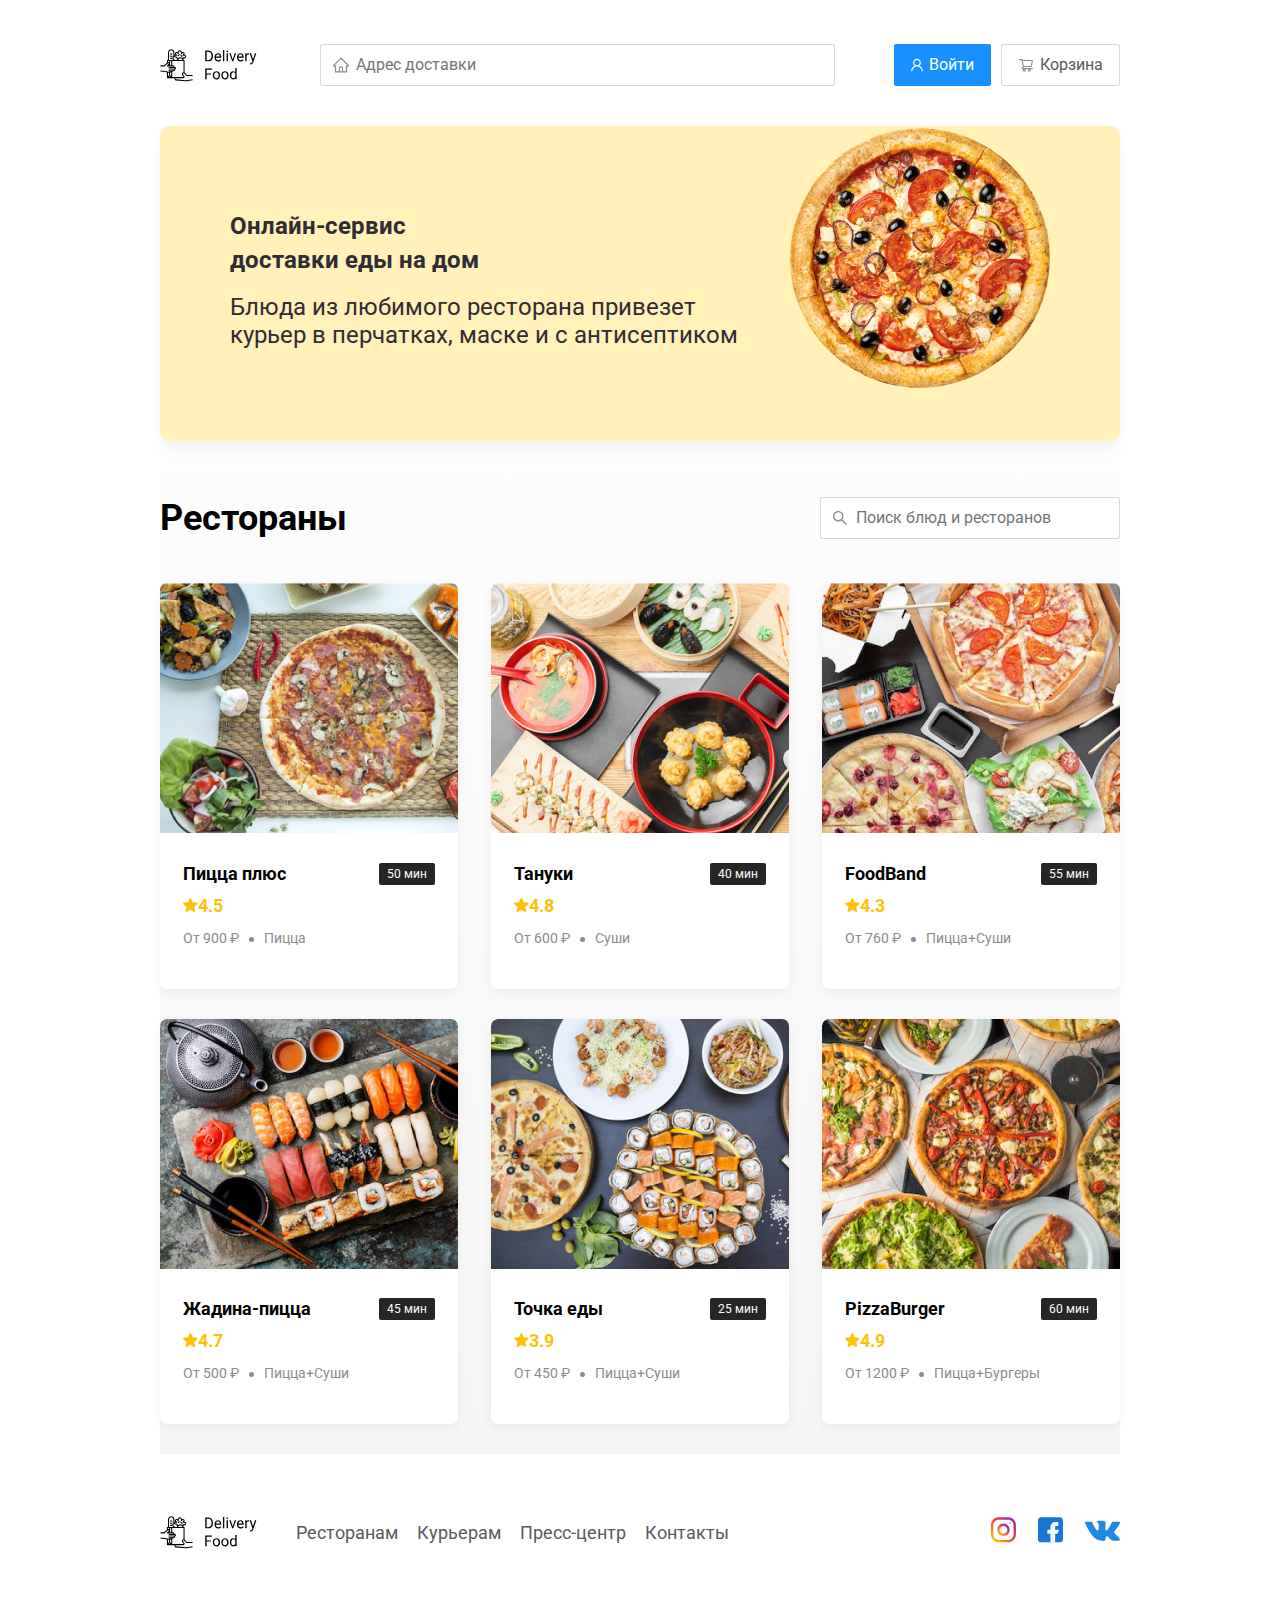
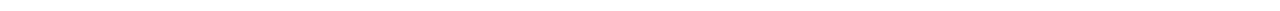
<file: index.html>
<!DOCTYPE html>
<html lang="ru">
  <head>
    <meta charset="UTF-8" />
    <meta name="viewport" content="width=device-width, initial-scale=1.0" />
    <title>Delivery Food - доставка еды на дом</title>
    <link
      href="https://fonts.googleapis.com/css?family=Roboto:400,700&display=swap&subset=cyrillic"
      rel="stylesheet"
    />
    <link rel="stylesheet" href="css/normalize.css" />
    <link rel="stylesheet" href="css/style.css" />
  </head>
  <body>
    <div class="container">
      <header class="header">
        <img src="icon/logo.svg" alt="logo" class="logo" />
        <input
          type="text"
          class="input input-address"
          placeholder="Адрес доставки"
        />
        <div class="buttons">
          <button class="button button-primary">
            <img src="icon/user.svg" alt="user" class="button-icon" />
            <span class="button-text">Войти</span>
          </button>
          <button class="button">
            <img
              src="icon/shopping-cart.svg"
              alt="shopping-cart"
              class="button-icon"
            />
            <span class="button-text">Корзина</span>
          </button>
        </div>
      </header>
      <!-- /.container -->
      <main class="main">
        <div class="container">
          <section class="promo">
        <h1 class="promo-title">Онлайн-сервис <br />доставки еды на дом</h1>
        <p class="promo-text">
          Блюда из любимого ресторана привезет курьер в перчатках, маске и с
          антисептиком
        </p>
      </section>
      <section class="restaurants">
        <div class="section-heading">
          <h2 class="section-title">Рестораны</h2>
          <input
            type="text"
            class="input input-search"
            placeholder="Поиск блюд и ресторанов"
          />
        </div>
        <div class="cards">
          <a href="restaurant.html" class="card">
            <img src="/icon/image.jpg" alt="image" class="card-image" />
            <div class="card-text">
              <div class="card-heading">
                <h3 class="card-title">Пицца плюс</h3>
                <span class="card-tag tag">50 мин</span>
              </div>
              <!-- /.card-heading -->
              <div class="card-info">
                <div class="rating"><img src="/icon/rating.svg" alt="rating" class="rating-star">4.5</div>
                <div class="price">От 900 ₽</div>
                <div class="category">Пицца</div>
              </div>
              <!-- /.card-info -->
            </div>
            <!-- /.card-text -->
          </a>
          <!-- /.card -->
          <div class="card">
            <img src="/icon/image1.jpg" alt="image" class="card-image" />
            <div class="card-text">
              <div class="card-heading">
                <h3 class="card-title">Тануки</h3>
                <span class="card-tag tag">40 мин</span>
              </div>
              <!-- /.card-heading -->
              <div class="card-info">
                <div class="rating"><img src="/icon/rating.svg" alt="rating" class="rating-star">4.8</div>
                <div class="price">От 600 ₽</div>
                <div class="category">Суши</div>
              </div>
              <!-- /.card-info -->
            </div>
            <!-- /.card-text -->
          </div>
          <!-- /.card -->
          <div class="card">
            <img src="/icon/image2.jpg" alt="image" class="card-image" />
            <div class="card-text">
              <div class="card-heading">
                <h3 class="card-title">FoodBand</h3>
                <span class="card-tag tag">55 мин</span>
              </div>
              <!-- /.card-heading -->
              <div class="card-info">
                <div class="rating"><img src="/icon/rating.svg" alt="rating" class="rating-star">4.3</div>
                <div class="price">От 760 ₽</div>
                <div class="category">Пицца+Суши</div>
              </div>
              <!-- /.card-info -->
            </div>
            <!-- /.card-text -->
          </div>
          <!-- /.card -->
          <div class="card">
            <img src="/icon/image3.jpg" alt="image" class="card-image" />
            <div class="card-text">
              <div class="card-heading">
                <h3 class="card-title">Жадина-пицца</h3>
                <span class="card-tag tag">45 мин</span>
              </div>
              <!-- /.card-heading -->
              <div class="card-info">
                <div class="rating"><img src="/icon/rating.svg" alt="rating" class="rating-star">4.7</div>
                <div class="price">От 500 ₽</div>
                <div class="category">Пицца+Суши</div>
              </div>
              <!-- /.card-info -->
            </div>
            <!-- /.card-text -->
          </div>
          <!-- /.card -->
          <div class="card">
            <img src="/icon/image4.jpg" alt="image" class="card-image" />
            <div class="card-text">
              <div class="card-heading">
                <h3 class="card-title">Точка еды</h3>
                <span class="card-tag tag">25 мин</span>
              </div>
              <!-- /.card-heading -->
              <div class="card-info">
                <div class="rating"><img src="/icon/rating.svg" alt="rating" class="rating-star">3.9</div>
                <div class="price">От 450 ₽</div>
                <div class="category">Пицца+Суши</div>
              </div>
              <!-- /.card-info -->
            </div>
            <!-- /.card-text -->
          </div>
          <!-- /.card -->
          <div class="card">
            <img src="/icon/image5.jpg" alt="image" class="card-image" />
            <div class="card-text">
              <div class="card-heading">
                <h3 class="card-title">PizzaBurger</h3>
                <span class="card-tag tag">60 мин</span>
              </div>
              <!-- /.card-heading -->
              <div class="card-info">
                <div class="rating"><img src="/icon/rating.svg" alt="rating" class="rating-star">4.9</div>
                <div class="price">От 1200 ₽</div>
                <div class="category">Пицца+Бургеры</div>
              </div>
              <!-- /.card-info -->
            </div>
            <!-- /.card-text -->
          </div>
          <!-- /.card -->
        </div>
        <!-- /.cards -->
      </section>
    </div>
        </div>
      </main>
    <footer class="footer">
      <div class="container">
        <div class="footer-block">
          <img src="/icon/logo.svg" alt="logo" class="logo footer-logo">
          <nav class="footer-nav">
            <a href="#" class="footer-link">Ресторанам</a>
            <a href="#" class="footer-link">Курьерам</a>
            <a href="#" class="footer-link">Пресс-центр</a>
            <a href="#" class="footer-link">Контакты</a>
          </nav>
          <div class="social-links">
            <a href="#" class="social-link"><img src="/icon/instagram.svg" alt="instagram"></a>
            <a href="#" class="social-link"><img src="/icon/fb.svg" alt="facebook"></a>
            <a href="#" class="social-link"><img src="/icon/vk.svg" alt="vk"></a>
          </div>
        </div>
      </div>
    </footer>
  </body>
</html>
</file>
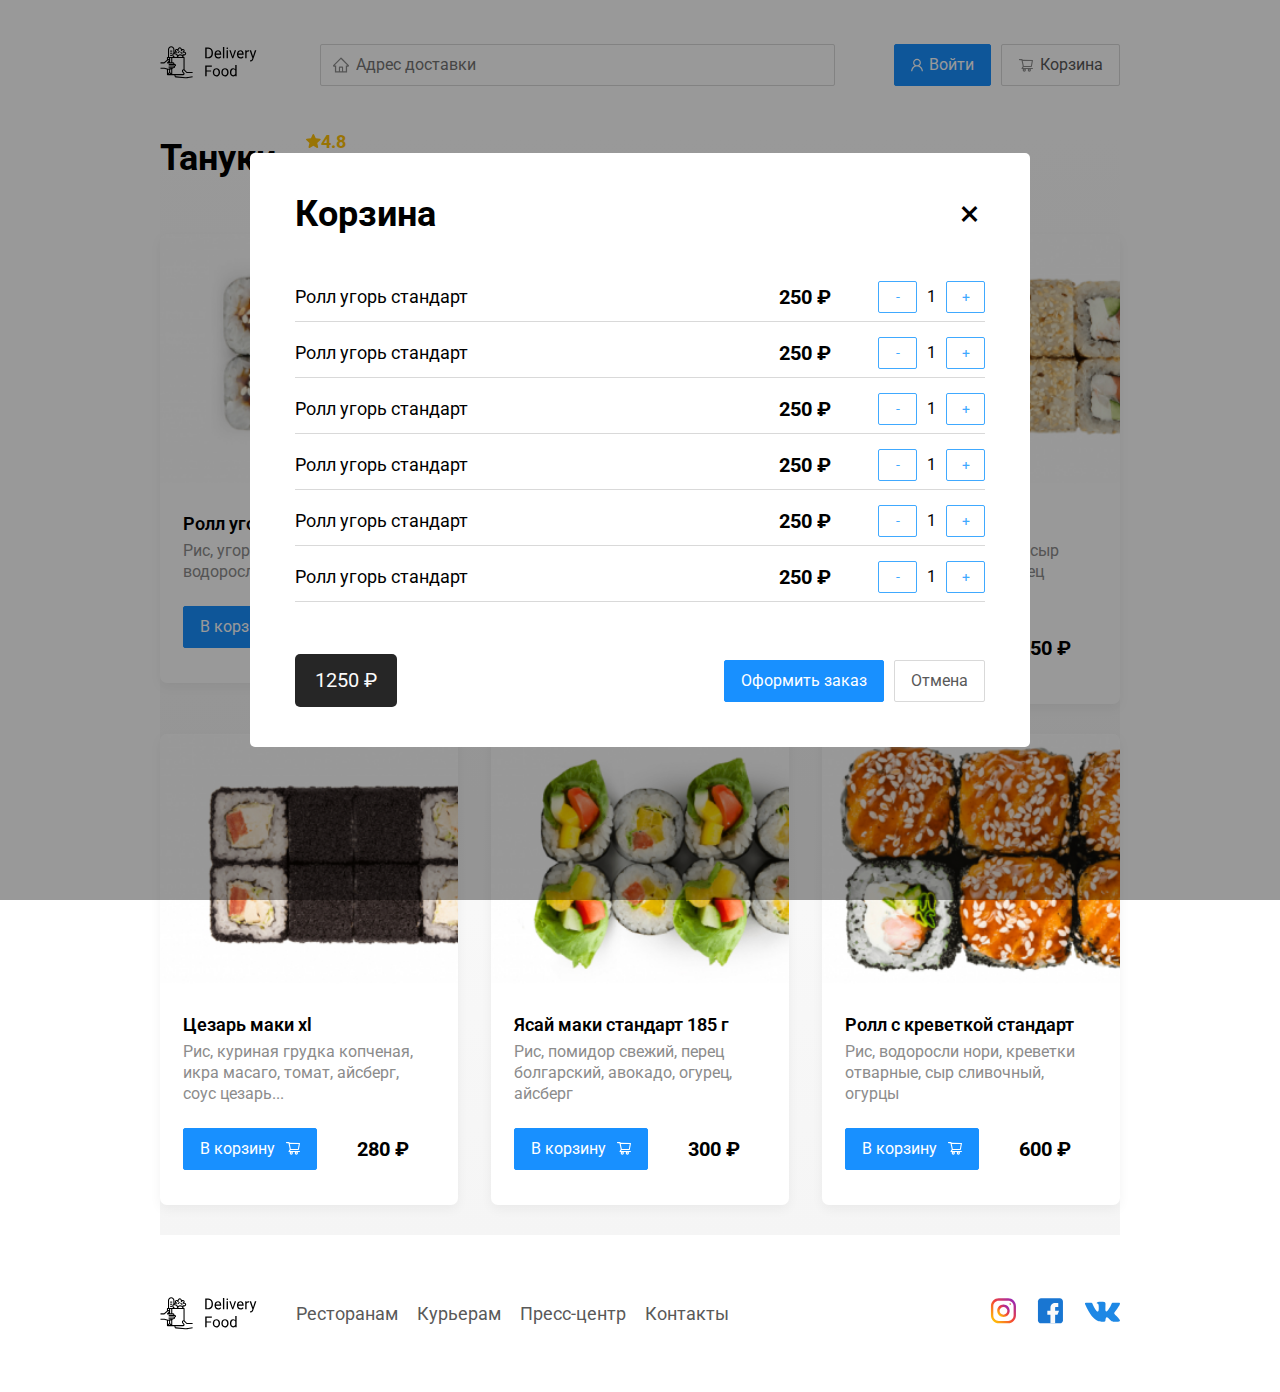
<file: restaurant.html>
<!DOCTYPE html>
<html lang="ru">
  <head>
    <meta charset="UTF-8" />
    <meta name="viewport" content="width=device-width, initial-scale=1.0" />
    <title>Тануки - доставка еды на дом</title>
    <link
      href="https://fonts.googleapis.com/css?family=Roboto:400,700&display=swap&subset=cyrillic"
      rel="stylesheet"
    />
    <link rel="stylesheet" href="css/normalize.css" />
    <link rel="stylesheet" href="css/animate.css" />
    <link rel="stylesheet" href="css/style.css" />
  </head>
  <body>
    <div class="container">
      <header class="header">
        <a href="index.html" class="logo">
          <img src="icon/logo.svg" alt="logo" class="logo" />
        </a>
        <input
          type="text"
          class="input input-address"
          placeholder="Адрес доставки"
        />
        <div class="buttons">
          <button class="button button-primary">
            <img src="icon/user.svg" alt="user" class="button-icon" />
            <span class="button-text">Войти</span>
          </button>
          <button class="button" id="cart-button">
            <img
              src="icon/shopping-cart.svg"
              alt="shopping-cart"
              class="button-icon"
            />
            <span class="button-text">Корзина</span>
          </button>
        </div>
      </header>
      <!-- /.container -->
      <main class="main">
        <div class="container">
      <section class="restaurants">
        <div class="section-heading">
          <h2 class="section-title">Тануки</h2>
         <div class="card-info">
                <div class="rating"><img src="/icon/rating.svg" alt="rating" class="rating-star">4.8</div>
                <div class="price">От 600 ₽</div>
                <div class="category">Суши</div>
              </div>
        </div>
        <div class="cards">
          <div class="card wow fadeInUp" data-wow-delay="0.2s">
            <img src="/icon/image11.jpg" alt="image" class="card-image" />
            <div class="card-text">
              <div class="card-heading">
                <h3 class="card-title card-title-reg">Ролл угорь стандарт</h3>
              </div>
              <div class="card-info">
                <div class="ingredients">Рис, угорь, соус унаги, кунжут, водоросли нори.</div>
              </div>
              <!-- /.card-heading -->
            <div class="card-buttons">
              <button class="button button-primary">
                <span class="button-card-text">В корзину</span>
                <img src="/icon/shopping-cart-white.svg" alt="shopping-cart" class="button-card-image">
              </button>
              <strong class="card-price-bold">250 ₽</strong>
            </div>
            </div>

           
            <!-- /.card-text -->
          </div>
          
          <!-- /.card -->
          <div class="card wow fadeInUp" data-wow-delay="0.4s">
            <img src="/icon/image12.jpg" alt="image" class="card-image" />
              <div class="card-text">
              <div class="card-heading">
                <h3 class="card-title card-title-reg">Калифорния лосось стандарт</h3>
              </div>
              <div class="card-info">
                <div class="ingredients">Рис, лосось, авокадо, огурец, майонез, икра масаго, водоросли нори.</div>
              </div>
              <!-- /.card-heading -->
            <div class="card-buttons">
              <button class="button button-primary">
                <span class="button-card-text">В корзину</span>
                <img src="/icon/shopping-cart-white.svg" alt="shopping-cart" class="button-card-image">
              </button>
              <strong class="card-price-bold">395 ₽</strong>
            </div>
            </div>
            <!-- /.card-text -->
          </div>
          <!-- /.card -->
          <div class="card wow fadeInUp" data-wow-delay="0.2s">
            <img src="/icon/image13.jpg" alt="image" class="card-image" />
               <div class="card-text">
              <div class="card-heading">
                <h3 class="card-title card-title-reg">Окинава стандарт</h3>
              </div>
              <div class="card-info">
                <div class="ingredients">Рис, креветка отварная, сыр сливочный, лосось, огурец свежий...</div>
              </div>
              <!-- /.card-heading -->
            <div class="card-buttons">
              <button class="button button-primary">
                <span class="button-card-text">В корзину</span>
                <img src="/icon/shopping-cart-white.svg" alt="shopping-cart" class="button-card-image">
              </button>
              <strong class="card-price-bold">250 ₽</strong>
            </div>
            </div>
            <!-- /.card-text -->
          </div>
          <!-- /.card -->
          <div class="card wow fadeInUp" data-wow-delay="0.4s">
            <img src="/icon/image14.jpg" alt="image" class="card-image" />
              <div class="card-text">
              <div class="card-heading">
                <h3 class="card-title card-title-reg">Цезарь маки хl</h3>
              </div>
              <div class="card-info">
                <div class="ingredients">Рис, куриная грудка копченая, икра масаго, томат, айсберг, соус цезарь...</div>
              </div>
              <!-- /.card-heading -->
            <div class="card-buttons">
              <button class="button button-primary">
                <span class="button-card-text">В корзину</span>
                <img src="/icon/shopping-cart-white.svg" alt="shopping-cart" class="button-card-image">
              </button>
              <strong class="card-price-bold">280 ₽</strong>
            </div>
            </div>
            <!-- /.card-text -->
          </div>
          <!-- /.card -->
          <div class="card wow fadeInUp" data-wow-delay="0.4s">
            <img src="/icon/image15.jpg" alt="image" class="card-image" />
               <div class="card-text">
              <div class="card-heading">
                <h3 class="card-title card-title-reg">Ясай маки стандарт 185 г</h3>
              </div>
              <div class="card-info">
                <div class="ingredients">Рис, помидор свежий, перец болгарский, авокадо, огурец, айсберг</div>
              </div>
              <!-- /.card-heading -->
            <div class="card-buttons">
              <button class="button button-primary">
                <span class="button-card-text">В корзину</span>
                <img src="/icon/shopping-cart-white.svg" alt="shopping-cart" class="button-card-image">
              </button>
              <strong class="card-price-bold">300 ₽</strong>
            </div>
            </div>
            <!-- /.card-text -->
          </div>
          <!-- /.card -->
          <div class="card wow fadeInUp" data-wow-delay="0.4s">
            <img src="/icon/image16.jpg" alt="image" class="card-image" />
              <div class="card-text">
              <div class="card-heading">
                <h3 class="card-title card-title-reg">Ролл с креветкой стандарт</h3>
              </div>
              <div class="card-info">
                <div class="ingredients">Рис, водоросли нори, креветки отварные, сыр сливочный, огурцы</div>
              </div>
              <!-- /.card-heading -->
            <div class="card-buttons">
              <button class="button button-primary">
                <span class="button-card-text">В корзину</span>
                <img src="/icon/shopping-cart-white.svg" alt="shopping-cart" class="button-card-image">
              </button>
              <strong class="card-price-bold">600 ₽</strong>
            </div>
            </div>
            <!-- /.card-text -->
          </div>
          <!-- /.card -->
        </div>
        <!-- /.cards -->
      </section>
    </div>
        </div>
      </main>
    <footer class="footer">
      <div class="container">
        <div class="footer-block">
          <img src="/icon/logo.svg" alt="logo" class="logo footer-logo">
          <nav class="footer-nav">
            <a href="#" class="footer-link">Ресторанам</a>
            <a href="#" class="footer-link">Курьерам</a>
            <a href="#" class="footer-link">Пресс-центр</a>
            <a href="#" class="footer-link">Контакты</a>
          </nav>
          <div class="social-links">
            <a href="#" class="social-link"><img src="/icon/instagram.svg" alt="instagram"></a>
            <a href="#" class="social-link"><img src="/icon/fb.svg" alt="facebook"></a>
            <a href="#" class="social-link"><img src="/icon/vk.svg" alt="vk"></a>
          </div>
        </div>
      </div>
    </footer>

<div class="modal is-open">
  <div class="modal-dialog">
    <div class="modal-header">
    <h3 class="modal-title">Корзина</h3>
    <button class="close">&times;</button>
  </div>
  <div class="modal-body">
    <div class="food-row">
      <span class="food-name">Ролл угорь стандарт</span>
      <strong class="food-price">250 ₽</strong>
      <div class="food-counter">
        <button class="counter-button">-</button>
        <span class="counter">1</span>
        <button class="counter-button">+</button>
      </div>
    </div>
    <!-- /food-row -->
    <div class="food-row">
      <span class="food-name">Ролл угорь стандарт</span>
      <strong class="food-price">250 ₽</strong>
      <div class="food-counter">
        <button class="counter-button">-</button>
        <span class="counter">1</span>
        <button class="counter-button">+</button>
      </div>
    </div>
    <div class="food-row">
      <span class="food-name">Ролл угорь стандарт</span>
      <strong class="food-price">250 ₽</strong>
      <div class="food-counter">
        <button class="counter-button">-</button>
        <span class="counter">1</span>
        <button class="counter-button">+</button>
      </div>
    </div>
    <div class="food-row">
      <span class="food-name">Ролл угорь стандарт</span>
      <strong class="food-price">250 ₽</strong>
      <div class="food-counter">
        <button class="counter-button">-</button>
        <span class="counter">1</span>
        <button class="counter-button">+</button>
      </div>
    </div>
    <div class="food-row">
      <span class="food-name">Ролл угорь стандарт</span>
      <strong class="food-price">250 ₽</strong>
      <div class="food-counter">
        <button class="counter-button">-</button>
        <span class="counter">1</span>
        <button class="counter-button">+</button>
      </div>
    </div>
    <div class="food-row">
      <span class="food-name">Ролл угорь стандарт</span>
      <strong class="food-price">250 ₽</strong>
      <div class="food-counter">
        <button class="counter-button">-</button>
        <span class="counter">1</span>
        <button class="counter-button">+</button>
      </div>
    </div>
  </div>
  <div class="modal-footer">
    <span class="pricetag">1250 ₽</span>
    <div class="footer-buttons">
      <button class="button button-primary">Оформить заказ</button>
      <button class="button">Отмена</button>
    </div>
  </div>
  </div>

  
</div>
<script src="/js/wow.min.js"></script>
<script src="/js/main.js"></script>
  </body>
</html>
</file>
<file: css/style.css>
* {
    box-sizing: border-box;
}
body {
    font-family: 'Roboto', sans-serif;
    padding-top: 44px;
}
.container {
    max-width: 1200px;
    margin: auto;
}
.header {
    display: flex;
    align-items: center;
    justify-content: space-between;
    margin-bottom: 40px;
}
.input {
    background: #FFFFFF;
    border: 1px solid #D9D9D9;
    border-radius: 2px;
    font-size: 16px;
    line-height: 24px;
    padding: 8px;
    padding-left: 35px;
    background-repeat: no-repeat;
    background-position: left 11px center;
}
.input-address {
    flex: 0.8;
    background-image: url(../icon/home.svg);
    background-repeat: no-repeat;
    background-position: left 11px center;
}
.input-search {
background-image: url(../icon/search.svg);
width: 300px;
margin-left: auto;
}
.buttons {
    display: flex;
    align-items: center;
}
.button {
    display: flex;
    align-items: center;
    padding: 8px 16px;
    background: #FFFFFF;
    border: 1px solid #D9D9D9;
    box-sizing: border-box;
    box-shadow: 0px 0px 2px rgba(0, 0, 0, 0.0015);
    border-radius: 2px;
    color:#595959;
    font-size: 16px;
    line-height: 24px
}
.button-primary {
    background: #1890FF;
    border-radius: 2px;
    border: 1px solid #1890FF;
    color: #FFFFFF;
    margin-right: 10px;
}
.button-icon {
    margin-right: 6px;
    vertical-align: middle;
}
.button-text {
    vertical-align: middle;
}
.button-card-text {
    margin-right: 10px;
}
.promo {
box-shadow: 0px 7px 12px rgba(158, 158, 163, 0.1);
background: #FFF1B8 url(../icon/promo-image.png) no-repeat top -100px right -247px / 924px;
border-radius: 10px;
padding: 68px 70px;
margin-bottom: 56px;
}
.promo-title {
    font-size: 39px;
    line-height: 46px;
    color: #302C34;
}
.promo-text {
    max-width: 538px;
    font-size: 24px;
    line-height: 28px;
    color: #302C34;
}
.main {
    background: linear-gradient(180deg, rgba(245, 245, 245, 0) 1.04%, #F5F5F5 100%);
}
.section-heading {
    display: flex;
    align-items: center;
    margin-bottom: 44px;
}
.section-title {
    font-size: 36px;
    line-height: 42px;
    color: #000000;
    margin: 0;
    margin-right: 30px;
}
.cards {
    display: flex;
    align-items: flex-start;
    flex-wrap: wrap;
    justify-content: space-between;
}
.card {
    background: #FFFFFF;
    box-shadow: 0px 4px 12px rgba(0, 0, 0, 0.05);
    border-radius: 7px;
    overflow: hidden;
    margin-bottom: 30px;
    flex-basis: 31%;
    text-decoration: none;
}
.card-image {
    width: 384px;
    height: 250px;
    object-fit: cover;
}
.card-text {
    padding-top: 20px;
    padding-bottom: 35px;
    padding-left: 23px;
    padding-right: 23px;
}
.card-heading {
    display: flex;
    align-items: center;
    justify-content: space-between;
}
.card-title {
    margin: 0;
    font-style: normal;
    font-weight: bold;
    font-size: 20px;
    line-height: 32px;
    color: #000000;
}
.card-title-reg {
    font-weight: 600;
}
.card-tag {
    font-style: normal;
    font-weight: normal;
    font-size: 12px;
    line-height: 20px;
    color: #FFFFFF;
    background: #262626;
    border-radius: 2px;
    padding: 1px 8px;
}
.card-info {
    display: flex;
    align-items: center;
    flex-wrap: wrap;
}
.card .rating {
    flex-basis: 100%;
}
.card-buttons {
    display: flex;
    align-items: center;
    margin-top: 24px;
}
.card-price-bold {
font-size: 20px;
line-height: 32px;
font-weight: bold;
margin-left: 30px;
}
.rating {
    margin-right: 26px;
    color: #FFC107;
    font-weight: bold;
    font-size: 18px;
    line-height: 32px;
}
.price, .category {
color: #8C8C8C;
font-size: 18px;
line-height: 32px;
}
.ingredients {
    color: #8C8C8C;
    font-size: 16px;
    line-height: 21px;
}
.category {
    text-overflow: ellipsis;
    overflow: hidden;
    white-space: nowrap;
    max-width: 150px;
}
.price {
    margin-right: 10px;
}
.price:after {
    content: "";
    width: 5px;
    height: 5px;
    background-color: #8C8C8C;
    display: inline-block;
    vertical-align: middle;
    border-radius: 50%;
    margin-left: 10px;
}
.footer {
    padding: 60px 0;
}
.footer-block {
    display: flex;
    align-items: center;
    justify-content: space-between;
}
.footer-nav { 
    margin-left: 35px;
    margin-right: auto;
}
.footer-link {
    display: inline-block;
    color: #595959;
    font-style: normal;
    font-weight: normal;
    font-size: 18px;
    line-height: 21px;
    text-decoration: none;
}
.footer-link:not(:last-child) {
    margin-right: 15px;
}
.social-links {
    display: flex;
    align-items: center;
}
.social-link:not(:last-child) {
    margin-right: 21px;
}
.modal {
    position: fixed;
    left: 0;
    top: 0;
    width: 100%;
    height: 100%;
    background: rgba(0, 0, 0, 0.4);
    display: none;
}
.is-open {
    display: flex;
}

.modal-dialog {
    margin: auto;
    max-width: 780px;
    width: 95%;
    background: #FFFFFF;
    border-radius: 5px;
    padding: 40px 45px;
}
.modal-title {
    margin: 0;
    font-weight: bold;
    font-size: 36px;
    line-height: 42px;
}
.modal-header {
    display: flex;
    align-items: center;
    justify-content: space-between;
    margin-bottom: 45px;
}
.close {
    font-size: 36px;
    border: none;
    background-color: transparent;   
}
.food-row {
    display: flex;
    align-items: flex-start;
    justify-content: space-between;
    padding-bottom: 8px;
    border-bottom: 1px solid #D9D9D9;
    margin-bottom: 15px;
}
.modal-body {
    margin-bottom: 52px;
}
.food-name {
    font-weight: normal;
    font-size: 18px;
    line-height: 32px;
}
.food-price {
    margin-left: auto;
    margin-right: 47px;
    font-weight: bold;
    font-size: 20px;
    line-height: 32px;
}
.food-counter {
    display: flex;
    align-items: center;
}
.counter-button {
    display: flex;
    align-items: center;
    justify-content: center;
    width: 39px;
    height: 32px;
    background: #FFFFFF;
    border: 1px solid #40A9FF;
    box-sizing: border-box;
    border-radius: 2px;
    font-weight: normal;
    font-size: 14px;
    line-height: 22px;
    color: #40A9FF;
}
.counter {
    font-size: 16px;
    line-height: 24px;
    margin-left: 10px;
    margin-right: 10px;
}
.modal-footer {
    display: flex;
    align-items: center;
    justify-content: space-between;
}
.footer-buttons {
    display: flex;
    align-items: center;
}
.pricetag {
    background: #262626;
    border-radius: 5px;
    color:#FAFAFA;
    padding: 15px 20px;
    font-size: 20px;
    line-height: 23px
}

@media (max-width: 1366px) {
.container {
    max-width: 960px;
}
.promo {
    background-position: center right -300px;
    background-size: 750px;
}
.rating {
    margin-right: 15px;
}
.category, .price {
    font-size: 14px;
}
}
@media (max-width: 992px) {
    .container {
        max-width: 750px;
    }
    .promo {
        padding: 50px;
        background-size: 500px;
        background-position: center right -200px;
    }
    .promo-text {
      font-size: 18px;
      max-width: 400px;  
    }
    .card {
        flex-basis: 49%;
    }
    .footer-link {
        font-size: 16px;
    }
}
@media (max-width: 768px) {
    .container {
        max-width: 560px;
    }
    }
    .card-info {
        flex-wrap: wrap;
    }
    .rating {
        flex-basis: 100%;
    }
    .card-title {
        font-size: 18px;
    }
    .promo {
        background-size: 400px;
        background-position: bottom 50px right;
    }
    .promo-title {
        font-size: 24px;
        line-height: 1.4;
    }
    .promo-text {
        margin-top: 0;
    }
@media (max-width: 578px) {
    .container {
        max-width: 90%;
    }
    .header {
        flex-wrap: wrap;
    }
    .input-address {
        margin-top: 15px;
        order: 5;
        flex: 1;
    }
    .promo {
        background-image: none;
    }
    .promo-title {
        margin-bottom: 10px;
    }
    .section-title {
        font-size: 20px;
    }
    .card {
        flex-basis: 100%;
    }
    .card-image {
        width: 100%;
    }
    .footer {
        padding: 30px 0;
    }
    .footer-block {
        align-items: flex-start;
    }
    .footer-nav {
        margin-left: 0;
        margin-right: 0;
        order: 0;
        display: flex;
        flex-direction: column;
    }
    .footer-logo {
        margin-right: 15px;
        order: 1;
    }
    .social-links {
        order: 2;
    }
}
@media (max-width: 480px) {
    .button-text {
        display: none;
    }
    .button {
        min-height: 40px;
    }
    .button-icon {
        margin: 0;
    }
    .promo {
        padding: 20px;
    }
    .section-heading {
        flex-wrap: wrap;
    }
.footer-block {
flex-wrap: wrap;
flex-direction: column;
align-items: center;
}
.footer-logo {
    order: 0;
    margin-bottom: 20px;
}
.footer-nav {
    margin-bottom: 20px;
    text-align: center;
}
.footer-link:not(:last-child) {
margin-right: 0;
}
.card-price-bold {
    margin: auto;
}
.card-image {
   max-height: 170px;
}
.card-title-reg {
    font-size: 16px;
}
.ingredients {
    font-size: 14px;
}
}
</file>
